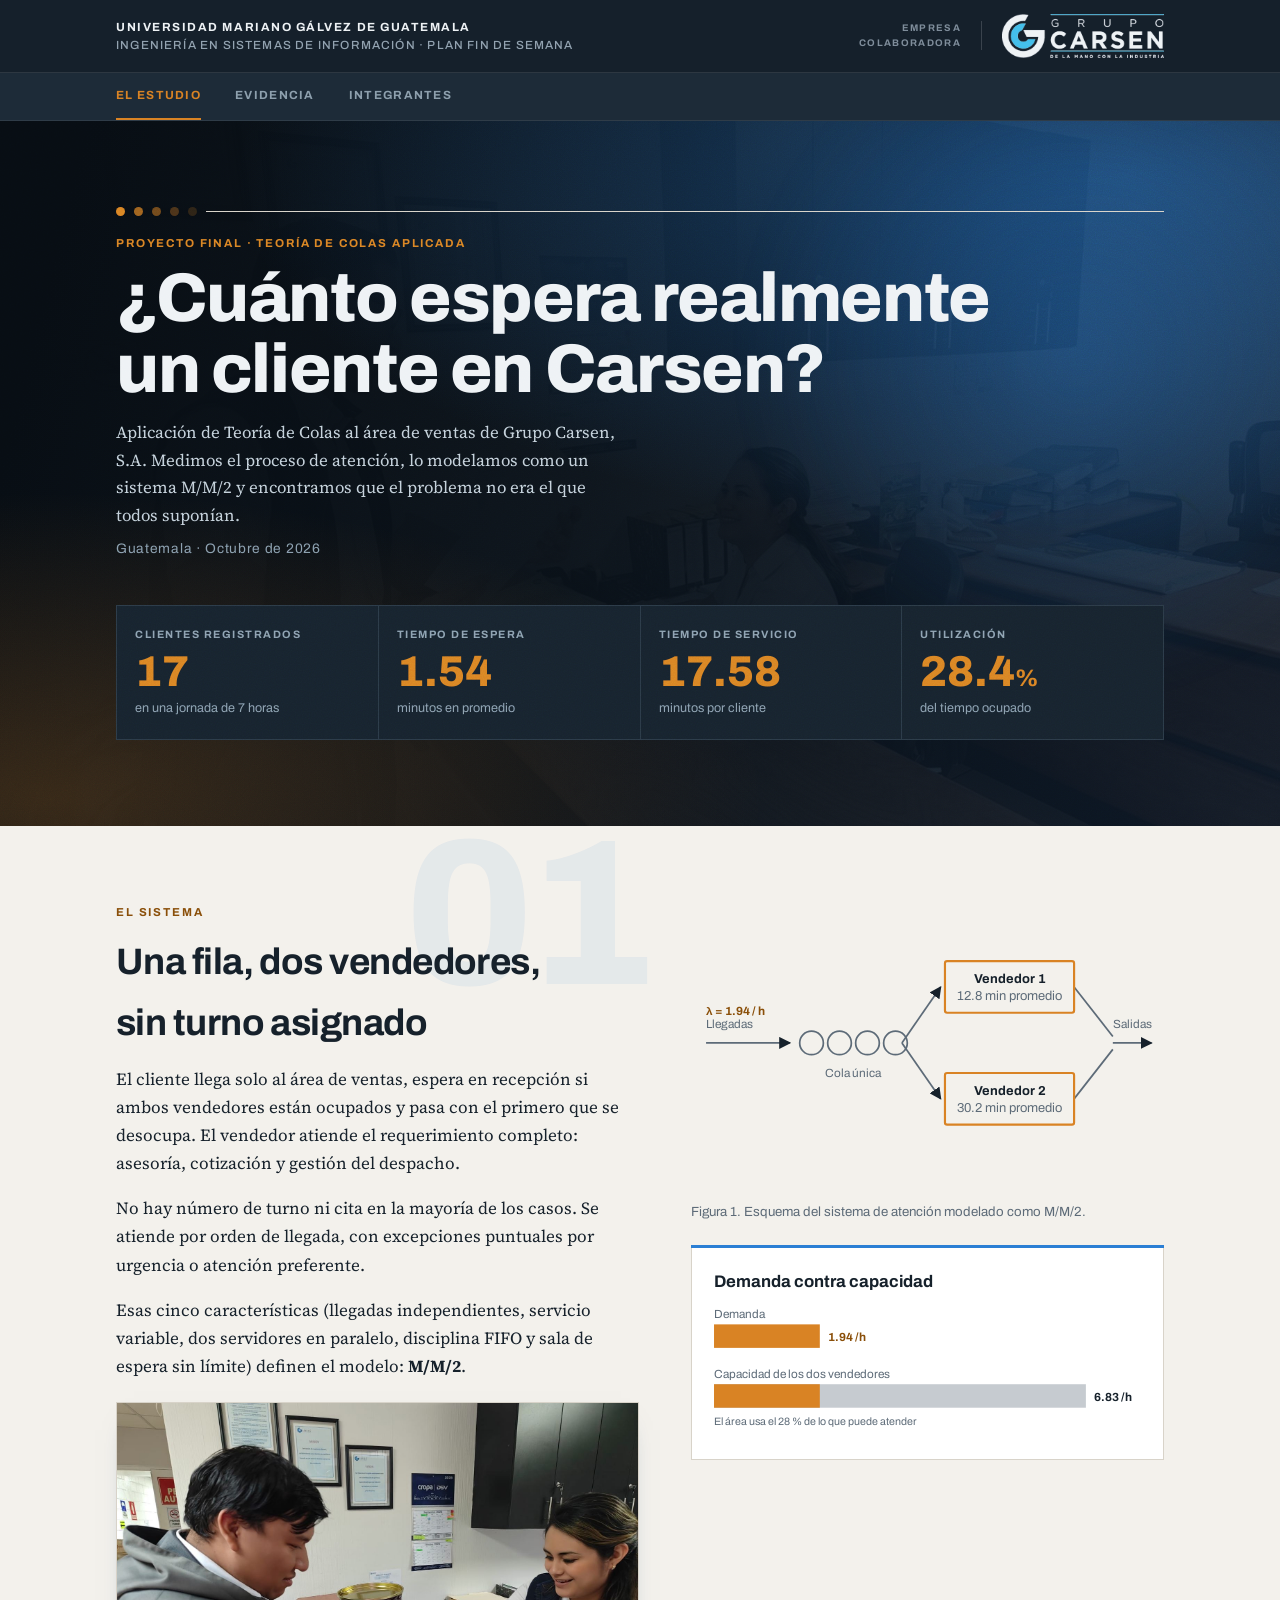
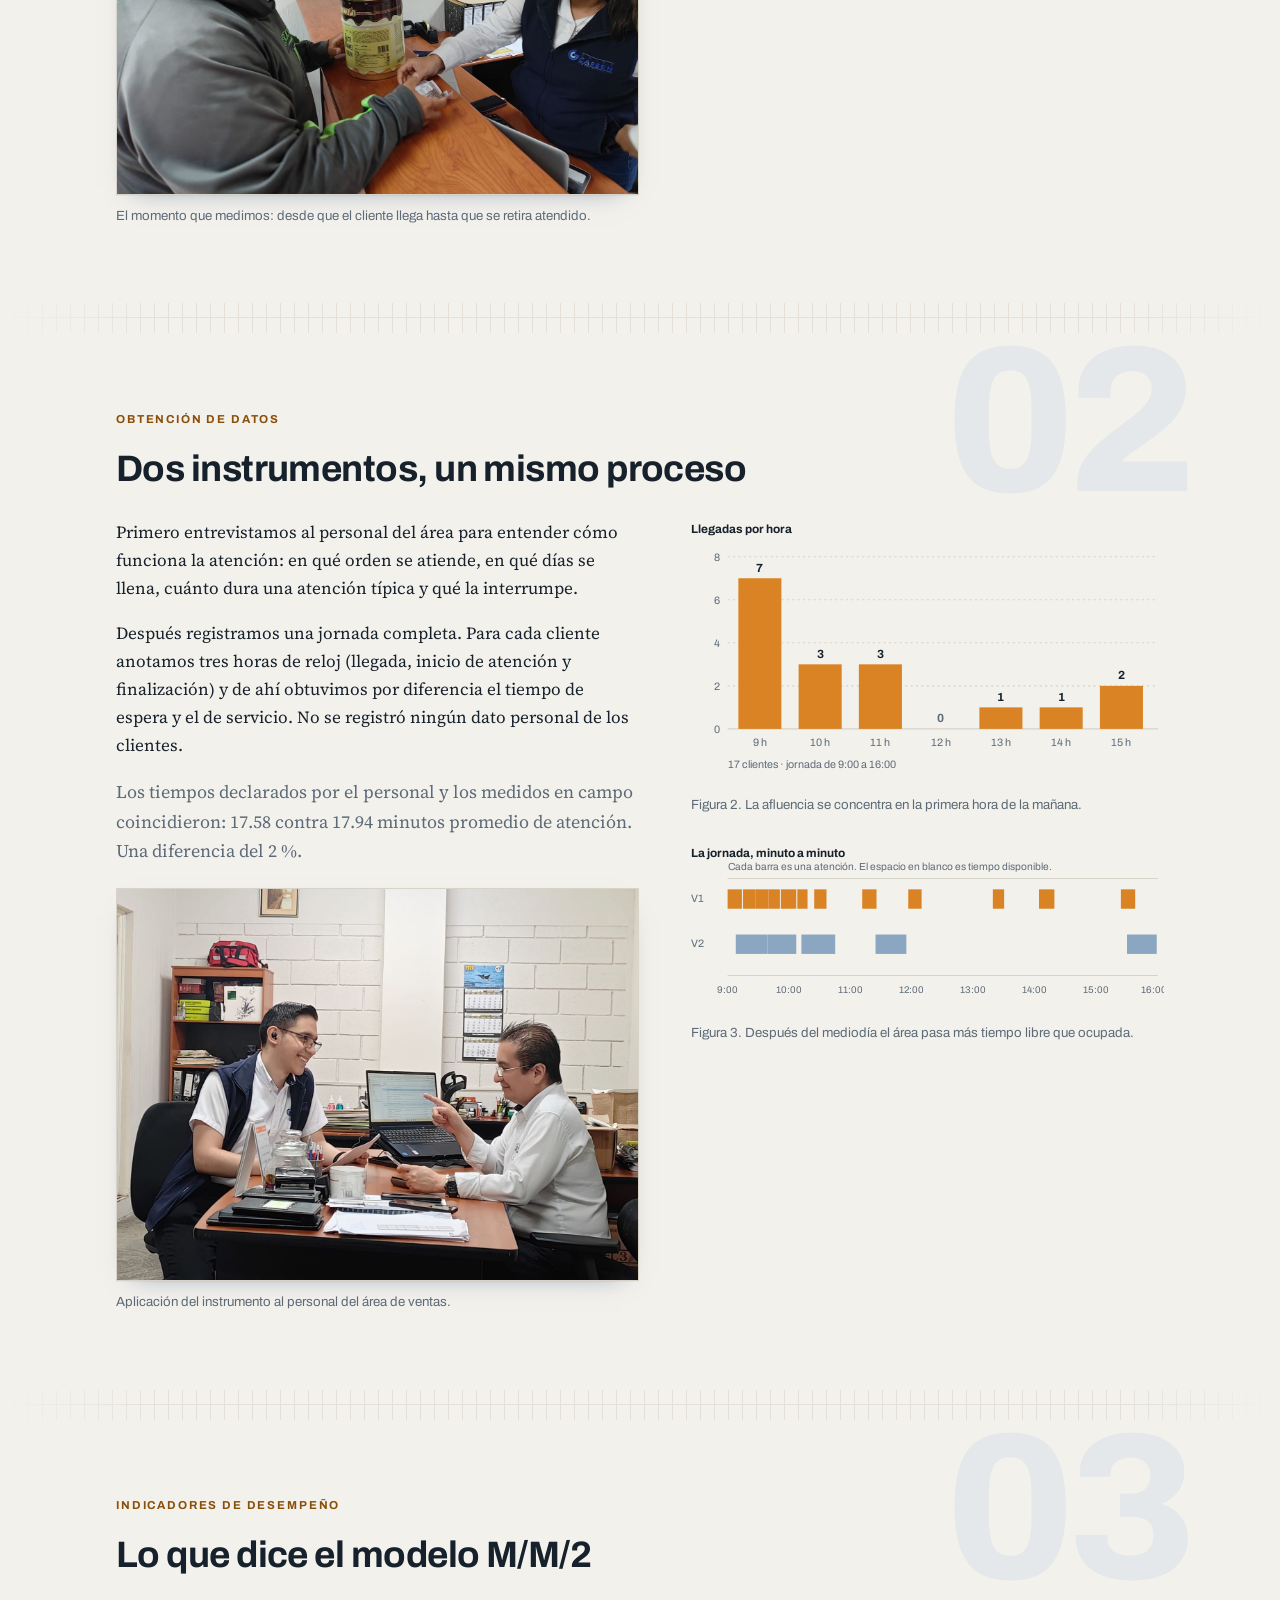
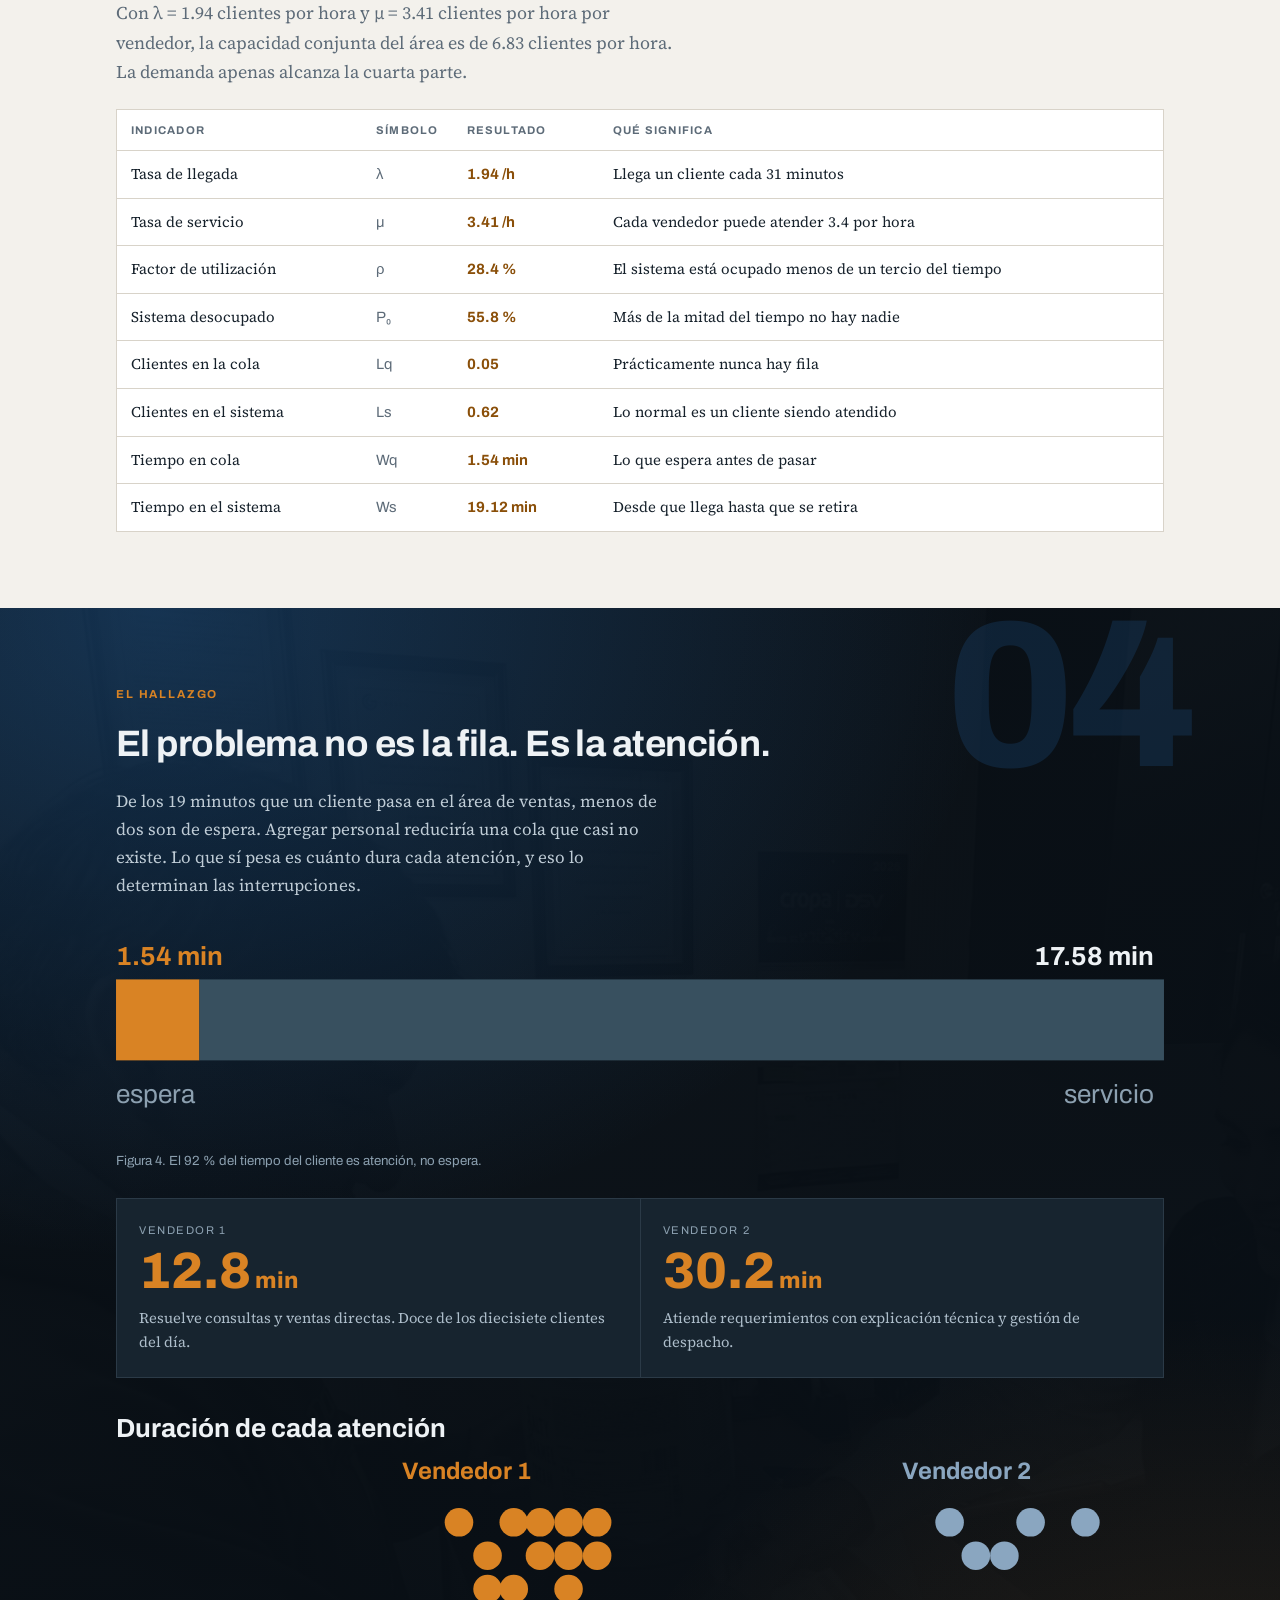
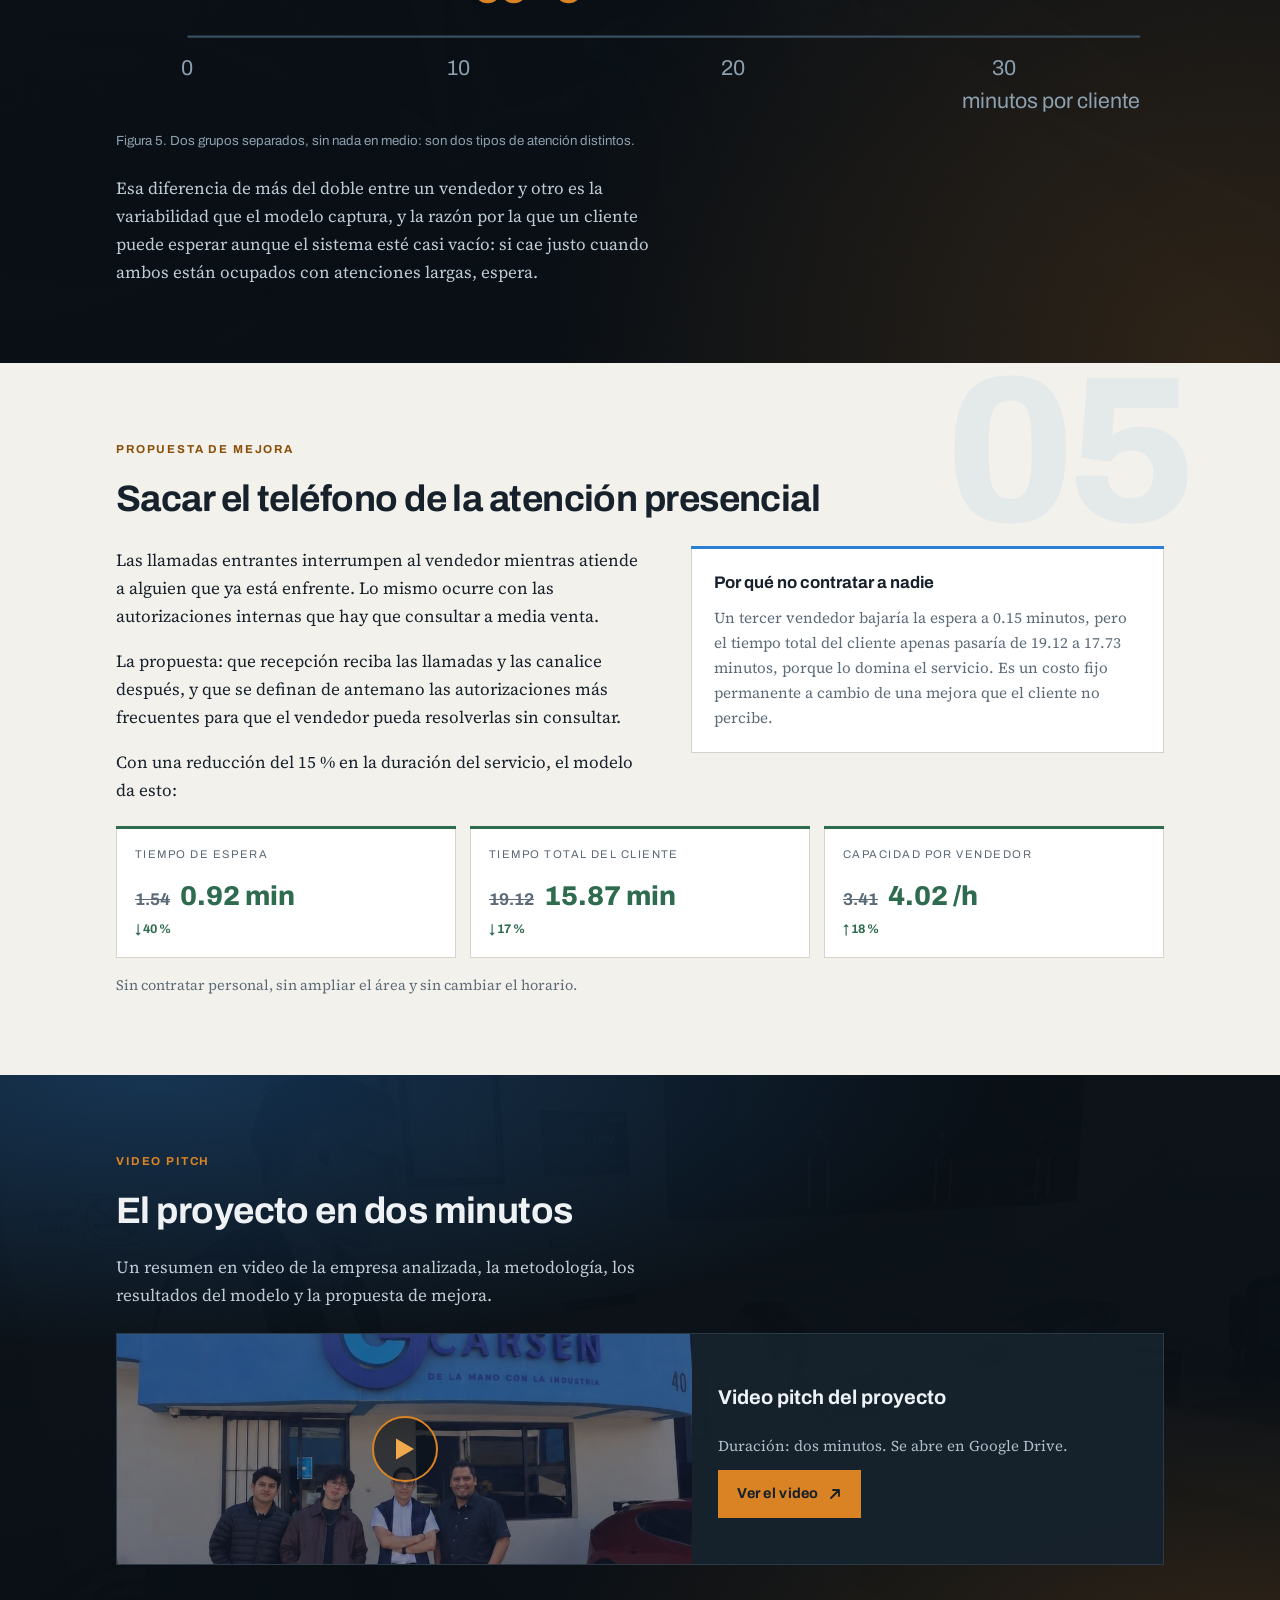
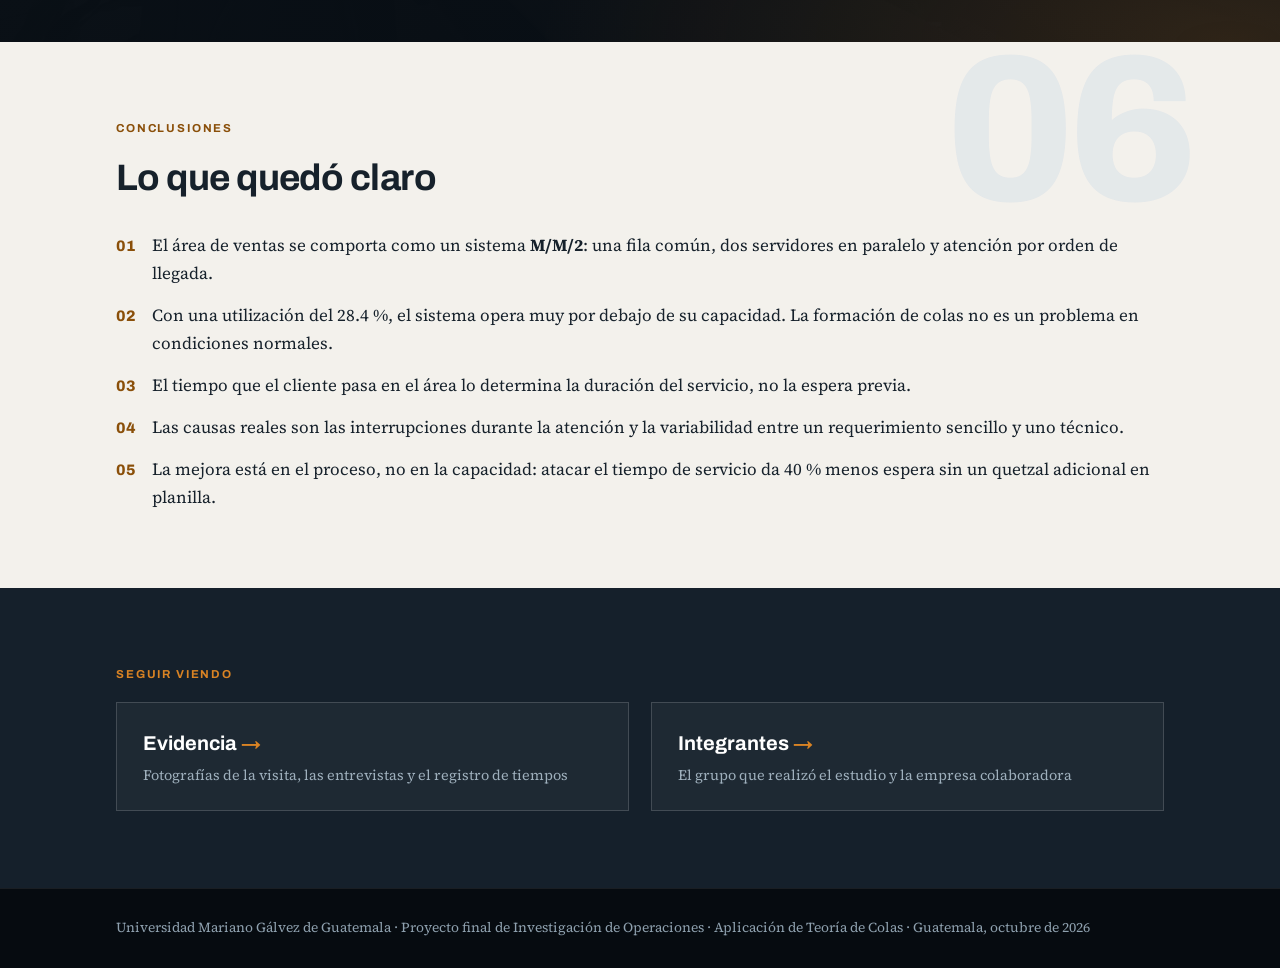
<file: index.html>
<!doctype html>
<html lang="es">
<head>
<meta charset="utf-8">
<meta name="viewport" content="width=device-width, initial-scale=1">
<meta name="description" content="Aplicación de Teoría de Colas al área de ventas de Grupo Carsen, S.A. Proyecto final de Investigación de Operaciones, Universidad Mariano Gálvez de Guatemala.">
<title>Teoría de Colas en Carsen</title>
<link rel="preconnect" href="https://fonts.googleapis.com">
<link rel="preconnect" href="https://fonts.gstatic.com" crossorigin>
<link rel="stylesheet" href="https://fonts.googleapis.com/css2?family=Archivo:wght@400;500;600;700;800&family=Source+Serif+4:ital,opsz,wght@0,8..60,400;0,8..60,600;1,8..60,400&display=swap">

<link rel="stylesheet" href="estilo.css">

</head>
<body>

<!-- ============ MEMBRETE ============ -->
<div class="membrete">
  <div class="wrap">
    <div class="inst">Universidad Mariano Gálvez de Guatemala
      <span>Ingeniería en Sistemas de Información · Plan Fin de Semana</span></div>
    <div class="aliado">
      <span class="et">Empresa<br>colaboradora</span>
      <img src="fotos/carsen-logo-claro.png" alt="Logotipo de Grupo Carsen, S.A.">
    </div>
  </div>
</div>

<nav class="nav">
  <div class="wrap">
    <a href="index.html" aria-current="page">El estudio</a>
    <a href="evidencia.html">Evidencia</a>
    <a href="integrantes.html">Integrantes</a>
  </div>
</nav>

<!-- ============ PORTADA ============ -->
<div class="hero grain">
  <div class="bg"></div><div class="veil"></div><div class="glow"></div>
  <div class="wrap">
    <div class="cola-deco" aria-hidden="true"><i></i><i></i><i></i><i></i><i></i><b></b></div>
    <p class="eyebrow">Proyecto final · Teoría de colas aplicada</p>
    <h1>¿Cuánto espera realmente<br>un cliente en Carsen?</h1>
    <p class="sub">Aplicación de Teoría de Colas al área de ventas de Grupo Carsen, S.A. Medimos el proceso de atención, lo modelamos como un sistema M/M/2 y encontramos que el problema no era el que todos suponían.</p>
    <p class="meta">Guatemala · Octubre de 2026</p>

    <div class="tiles">
      <div class="tile"><div class="k">Clientes registrados</div><div class="v num">17</div><div class="u">en una jornada de 7 horas</div></div>
      <div class="tile"><div class="k">Tiempo de espera</div><div class="v num">1.54</div><div class="u">minutos en promedio</div></div>
      <div class="tile"><div class="k">Tiempo de servicio</div><div class="v num">17.58</div><div class="u">minutos por cliente</div></div>
      <div class="tile"><div class="k">Utilización</div><div class="v num">28.4<span style="font-size:.55em">%</span></div><div class="u">del tiempo ocupado</div></div>
    </div>
  </div>
</div>

<!-- ============ EL SISTEMA ============ -->
<section>
  <div class="wrap grid2">
    <div class="marco">
      <span class="ghost" aria-hidden="true">01</span>
      <p class="eyebrow">El sistema</p>
      <h2>Una fila, dos vendedores, sin turno asignado</h2>
      <p>El cliente llega solo al área de ventas, espera en recepción si ambos vendedores están ocupados y pasa con el primero que se desocupa. El vendedor atiende el requerimiento completo: asesoría, cotización y gestión del despacho.</p>
      <p>No hay número de turno ni cita en la mayoría de los casos. Se atiende por orden de llegada, con excepciones puntuales por urgencia o atención preferente.</p>
      <p>Esas cinco características (llegadas independientes, servicio variable, dos servidores en paralelo, disciplina FIFO y sala de espera sin límite) definen el modelo: <strong>M/M/2</strong>.</p>
      <figure style="margin-top:22px" class="foto">
        <img src="fotos/atencion.jpg" alt="Vendedora de Grupo Carsen atendiendo a un cliente en el mostrador" loading="lazy">
      </figure>
      <figcaption>El momento que medimos: desde que el cliente llega hasta que se retira atendido.</figcaption>
    </div>
    <figure>
      <svg viewBox="0 0 440 260" width="100%" role="img" aria-label="Diagrama del sistema M/M/2: llegadas, cola única y dos vendedores en paralelo">
        <defs>
          <marker id="fl" viewBox="0 0 10 10" refX="9" refY="5" markerWidth="7" markerHeight="7" orient="auto">
            <path d="M0,0 L10,5 L0,10 z" fill="currentColor"/>
          </marker>
        </defs>
        <g color="var(--muted)" stroke="currentColor" stroke-width="1.6" fill="none">
          <line x1="14" y1="130" x2="92" y2="130" marker-end="url(#fl)"/>
          <line x1="196" y1="130" x2="232" y2="78" marker-end="url(#fl)"/>
          <line x1="196" y1="130" x2="232" y2="182" marker-end="url(#fl)"/>
          <line x1="356" y1="78" x2="392" y2="124"/>
          <line x1="356" y1="182" x2="392" y2="136"/>
          <line x1="392" y1="130" x2="428" y2="130" marker-end="url(#fl)"/>
        </g>
        <g fill="none" stroke="var(--muted)" stroke-width="1.6">
          <circle cx="112" cy="130" r="11"/><circle cx="138" cy="130" r="11"/>
          <circle cx="164" cy="130" r="11"/><circle cx="190" cy="130" r="11"/>
        </g>
        <g fill="none" stroke="var(--signal)" stroke-width="2">
          <rect x="236" y="54" width="120" height="48" rx="2"/>
          <rect x="236" y="158" width="120" height="48" rx="2"/>
        </g>
        <g font-family="Archivo, sans-serif" font-size="12" fill="var(--fg)">
          <text x="296" y="74" text-anchor="middle" font-weight="700">Vendedor 1</text>
          <text x="296" y="90" text-anchor="middle" fill="var(--muted)">12.8 min promedio</text>
          <text x="296" y="178" text-anchor="middle" font-weight="700">Vendedor 2</text>
          <text x="296" y="194" text-anchor="middle" fill="var(--muted)">30.2 min promedio</text>
        </g>
        <g font-family="Archivo, sans-serif" font-size="11" fill="var(--muted)">
          <text x="14" y="116">Llegadas</text>
          <text x="14" y="104" fill="var(--signal-ink)" font-weight="700">λ = 1.94 / h</text>
          <text x="151" y="162" text-anchor="middle">Cola única</text>
          <text x="428" y="116" text-anchor="end">Salidas</text>
        </g>
      </svg>
      <figcaption>Figura 1. Esquema del sistema de atención modelado como M/M/2.</figcaption>

      <div class="card" style="margin-top:22px">
        <h3>Demanda contra capacidad</h3>
        <svg viewBox="0 0 400 118" width="100%" role="img" aria-label="La demanda es de 1.94 clientes por hora frente a una capacidad de 6.83">
          <g font-family="Archivo, sans-serif" font-size="11">
            <text x="0" y="14" fill="var(--muted)">Demanda</text>
            <rect x="0" y="20" width="99" height="22" fill="var(--signal)"/>
            <text x="107" y="36" fill="var(--signal-ink)" font-weight="700">1.94 /h</text>

            <text x="0" y="70" fill="var(--muted)">Capacidad de los dos vendedores</text>
            <rect x="0" y="76" width="348" height="22" fill="var(--muted)" opacity=".35"/>
            <rect x="0" y="76" width="99" height="22" fill="var(--signal)"/>
            <text x="356" y="92" fill="var(--fg)" font-weight="700">6.83 /h</text>
          </g>
          <text x="0" y="114" font-family="Archivo, sans-serif" font-size="10" fill="var(--muted)">El área usa el 28 % de lo que puede atender</text>
        </svg>
      </div>
    </figure>
  </div>
</section>

<hr class="ticks">

<!-- ============ OBTENCIÓN DE DATOS ============ -->
<section>
  <div class="wrap marco">
    <span class="ghost" aria-hidden="true">02</span>
    <p class="eyebrow">Obtención de datos</p>
    <h2>Dos instrumentos, un mismo proceso</h2>
    <div class="grid2" style="margin-top:18px">
      <div>
        <p>Primero entrevistamos al personal del área para entender cómo funciona la atención: en qué orden se atiende, en qué días se llena, cuánto dura una atención típica y qué la interrumpe.</p>
        <p>Después registramos una jornada completa. Para cada cliente anotamos tres horas de reloj (llegada, inicio de atención y finalización) y de ahí obtuvimos por diferencia el tiempo de espera y el de servicio. No se registró ningún dato personal de los clientes.</p>
        <p class="lead" style="margin-top:18px">Los tiempos declarados por el personal y los medidos en campo coincidieron: 17.58 contra 17.94 minutos promedio de atención. Una diferencia del 2 %.</p>
        <figure class="foto" style="margin-top:22px">
          <img src="fotos/entrevista.jpg" alt="Aplicación de la entrevista al personal del área de ventas" loading="lazy">
        </figure>
        <figcaption>Aplicación del instrumento al personal del área de ventas.</figcaption>
      </div>
      <figure>
        <svg viewBox="0 0 440 240" width="100%" role="img" aria-label="Llegadas de clientes por hora durante la jornada observada">
          <g font-family="Archivo, sans-serif" font-size="11" fill="var(--muted)">
            <text x="0" y="14" font-weight="700" fill="var(--fg)">Llegadas por hora</text>
          </g>
          <line x1="34" y1="196" x2="434" y2="196" stroke="var(--line)" stroke-width="1"/>
          <g stroke="var(--line)" stroke-width="1" stroke-dasharray="2 3">
            <line x1="34" y1="156" x2="434" y2="156"/><line x1="34" y1="116" x2="434" y2="116"/>
            <line x1="34" y1="76" x2="434" y2="76"/><line x1="34" y1="36" x2="434" y2="36"/>
          </g>
          <g font-family="Archivo, sans-serif" font-size="10" fill="var(--muted)" text-anchor="end">
            <text x="27" y="200">0</text><text x="27" y="160">2</text>
            <text x="27" y="120">4</text><text x="27" y="80">6</text><text x="27" y="40">8</text>
          </g>
          <g fill="var(--signal)">
            <rect x="44" y="56" width="40" height="140"/><rect x="100" y="136" width="40" height="60"/>
            <rect x="156" y="136" width="40" height="60"/><rect x="268" y="176" width="40" height="20"/>
            <rect x="324" y="176" width="40" height="20"/><rect x="380" y="156" width="40" height="40"/>
          </g>
          <g font-family="Archivo, sans-serif" font-size="11" font-weight="700" fill="var(--fg)" text-anchor="middle">
            <text x="64" y="50">7</text><text x="120" y="130">3</text><text x="176" y="130">3</text>
            <text x="232" y="190" fill="var(--muted)">0</text>
            <text x="288" y="170">1</text><text x="344" y="170">1</text><text x="400" y="150">2</text>
          </g>
          <g font-family="Archivo, sans-serif" font-size="10" fill="var(--muted)" text-anchor="middle">
            <text x="64" y="212">9 h</text><text x="120" y="212">10 h</text><text x="176" y="212">11 h</text>
            <text x="232" y="212">12 h</text><text x="288" y="212">13 h</text><text x="344" y="212">14 h</text>
            <text x="400" y="212">15 h</text>
          </g>
          <text x="34" y="232" font-family="Archivo, sans-serif" font-size="10" fill="var(--muted)">17 clientes · jornada de 9:00 a 16:00</text>
        </svg>
        <figcaption>Figura 2. La afluencia se concentra en la primera hora de la mañana.</figcaption>

        <div style="margin-top:26px">
          <svg viewBox="0 0 440 150" width="100%" role="img" aria-label="Línea de tiempo de la jornada mostrando cuándo estuvo ocupado cada vendedor">
            <text x="0" y="14" font-family="Archivo, sans-serif" font-size="11" font-weight="700" fill="var(--fg)">La jornada, minuto a minuto</text>
            <!-- escala: 9:00 = x 34 ; 16:00 = x 434 ; 420 min en 400 px -->
            <g font-family="Archivo, sans-serif" font-size="9" fill="var(--muted)" text-anchor="middle">
              <text x="34" y="140">9:00</text><text x="91" y="140">10:00</text><text x="148" y="140">11:00</text>
              <text x="205" y="140">12:00</text><text x="262" y="140">13:00</text><text x="319" y="140">14:00</text>
              <text x="376" y="140">15:00</text><text x="430" y="140">16:00</text>
            </g>
            <g stroke="var(--line)" stroke-width="1">
              <line x1="34" y1="34" x2="434" y2="34"/><line x1="34" y1="124" x2="434" y2="124"/>
            </g>
            <g font-family="Archivo, sans-serif" font-size="10" fill="var(--muted)">
              <text x="0" y="56">V1</text><text x="0" y="98">V2</text>
            </g>
            <!-- V1: (inicio,fin) en minutos desde 9:00 -> x = 34 + min*0.952 -->
            <g fill="var(--signal)">
              <rect x="34.0" y="44" width="13.3" height="18"/>
              <rect x="48.3" y="44" width="11.4" height="18"/>
              <rect x="59.7" y="44" width="12.4" height="18"/>
              <rect x="72.1" y="44" width="10.5" height="18"/>
              <rect x="83.5" y="44" width="14.3" height="18"/>
              <rect x="98.8" y="44" width="9.5" height="18"/>
              <rect x="114.5" y="44" width="11.4" height="18"/>
              <rect x="159.1" y="44" width="13.3" height="18"/>
              <rect x="201.9" y="44" width="12.4" height="18"/>
              <rect x="280.5" y="44" width="10.5" height="18"/>
              <rect x="323.4" y="44" width="14.3" height="18"/>
              <rect x="399.5" y="44" width="13.3" height="18"/>
            </g>
            <g fill="#8aa6c0">
              <rect x="41.6" y="86" width="29.5" height="18"/>
              <rect x="71.1" y="86" width="26.7" height="18"/>
              <rect x="102.6" y="86" width="31.4" height="18"/>
              <rect x="171.5" y="86" width="28.6" height="18"/>
              <rect x="405.2" y="86" width="27.6" height="18"/>
            </g>
            <text x="34" y="26" font-family="Archivo, sans-serif" font-size="9.5" fill="var(--muted)">Cada barra es una atención. El espacio en blanco es tiempo disponible.</text>
          </svg>
          <figcaption>Figura 3. Después del mediodía el área pasa más tiempo libre que ocupada.</figcaption>
        </div>
      </figure>
    </div>
  </div>
</section>

<hr class="ticks">

<!-- ============ INDICADORES ============ -->
<section>
  <div class="wrap marco">
    <span class="ghost" aria-hidden="true">03</span>
    <p class="eyebrow">Indicadores de desempeño</p>
    <h2>Lo que dice el modelo M/M/2</h2>
    <p class="lead" style="margin-bottom:22px">Con λ = 1.94 clientes por hora y μ = 3.41 clientes por hora por vendedor, la capacidad conjunta del área es de 6.83 clientes por hora. La demanda apenas alcanza la cuarta parte.</p>

    <div class="tabla-wrap">
      <table>
        <thead><tr><th>Indicador</th><th>Símbolo</th><th>Resultado</th><th>Qué significa</th></tr></thead>
        <tbody>
          <tr><td>Tasa de llegada</td><td class="sym">λ</td><td class="v">1.94 /h</td><td>Llega un cliente cada 31 minutos</td></tr>
          <tr><td>Tasa de servicio</td><td class="sym">μ</td><td class="v">3.41 /h</td><td>Cada vendedor puede atender 3.4 por hora</td></tr>
          <tr><td>Factor de utilización</td><td class="sym">ρ</td><td class="v">28.4 %</td><td>El sistema está ocupado menos de un tercio del tiempo</td></tr>
          <tr><td>Sistema desocupado</td><td class="sym">P₀</td><td class="v">55.8 %</td><td>Más de la mitad del tiempo no hay nadie</td></tr>
          <tr><td>Clientes en la cola</td><td class="sym">Lq</td><td class="v">0.05</td><td>Prácticamente nunca hay fila</td></tr>
          <tr><td>Clientes en el sistema</td><td class="sym">Ls</td><td class="v">0.62</td><td>Lo normal es un cliente siendo atendido</td></tr>
          <tr><td>Tiempo en cola</td><td class="sym">Wq</td><td class="v">1.54 min</td><td>Lo que espera antes de pasar</td></tr>
          <tr><td>Tiempo en el sistema</td><td class="sym">Ws</td><td class="v">19.12 min</td><td>Desde que llega hasta que se retira</td></tr>
        </tbody>
      </table>
    </div>
  </div>
</section>

<!-- ============ EL HALLAZGO ============ -->
<div class="banda grain">
  <div class="bg" style="background-image:url('fotos/atencion.jpg'); background-position:center 40%"></div>
  <div class="veil"></div>
  <section>
    <div class="wrap marco">
      <span class="ghost" aria-hidden="true">04</span>
      <p class="eyebrow">El hallazgo</p>
      <h2>El problema no es la fila. Es la atención.</h2>
      <p style="max-width:62ch">De los 19 minutos que un cliente pasa en el área de ventas, menos de dos son de espera. Agregar personal reduciría una cola que casi no existe. Lo que sí pesa es cuánto dura cada atención, y eso lo determinan las interrupciones.</p>

      <figure style="margin-top:28px">
        <svg viewBox="0 0 440 86" width="100%" role="img" aria-label="Composición del tiempo del cliente: 1.54 minutos de espera y 17.58 de servicio">
          <rect x="0" y="22" width="35" height="34" fill="var(--signal)"/>
          <rect x="35" y="22" width="405" height="34" fill="#38505f"/>
          <g font-family="Archivo, sans-serif" font-size="11" fill="#eef2f5">
            <text x="0" y="16" fill="var(--signal)" font-weight="700">1.54 min</text>
            <text x="0" y="74" fill="#8ca0b0">espera</text>
            <text x="436" y="16" text-anchor="end" font-weight="700">17.58 min</text>
            <text x="436" y="74" text-anchor="end" fill="#8ca0b0">servicio</text>
          </g>
        </svg>
        <figcaption style="color:#8ca0b0">Figura 4. El 92 % del tiempo del cliente es atención, no espera.</figcaption>
      </figure>

      <div class="split">
        <div>
          <div class="lbl">Vendedor 1</div>
          <div class="big num">12.8<span style="font-size:.45em"> min</span></div>
          <p class="note">Resuelve consultas y ventas directas. Doce de los diecisiete clientes del día.</p>
        </div>
        <div>
          <div class="lbl">Vendedor 2</div>
          <div class="big num">30.2<span style="font-size:.45em"> min</span></div>
          <p class="note">Atiende requerimientos con explicación técnica y gestión de despacho.</p>
        </div>
      </div>

      <figure style="margin-top:30px">
        <svg viewBox="0 0 440 128" width="100%" role="img" aria-label="Cada atención del día según su duración, separada por vendedor">
          <text x="0" y="12" font-family="Archivo, sans-serif" font-size="11" font-weight="700" fill="#eef2f5">Duración de cada atención</text>
          <!-- escala 0..35 min -> x 30..430 -->
          <line x1="30" y1="96" x2="430" y2="96" stroke="#38505f" stroke-width="1"/>
          <g font-family="Archivo, sans-serif" font-size="9" fill="#8ca0b0" text-anchor="middle">
            <text x="30" y="112">0</text><text x="144" y="112">10</text>
            <text x="259" y="112">20</text><text x="373" y="112">30</text>
            <text x="430" y="126" text-anchor="end">minutos por cliente</text>
          </g>
          <!-- V1: 14,12,13,11,15,10,12,14,13,11,15,14 -->
          <g fill="var(--signal)">
            <circle cx="190" cy="48" r="6"/><circle cx="167" cy="48" r="6"/><circle cx="178" cy="62" r="6"/>
            <circle cx="156" cy="62" r="6"/><circle cx="202" cy="48" r="6"/><circle cx="144" cy="48" r="6"/>
            <circle cx="167" cy="76" r="6"/><circle cx="190" cy="62" r="6"/><circle cx="178" cy="48" r="6"/>
            <circle cx="156" cy="76" r="6"/><circle cx="202" cy="62" r="6"/><circle cx="190" cy="76" r="6"/>
          </g>
          <!-- V2: 31,28,33,30,29 -->
          <g fill="#8aa6c0">
            <circle cx="384" cy="48" r="6"/><circle cx="350" cy="48" r="6"/>
            <circle cx="407" cy="48" r="6"/><circle cx="373" cy="62" r="6"/><circle cx="361" cy="62" r="6"/>
          </g>
          <g font-family="Archivo, sans-serif" font-size="10" fill="#8ca0b0">
            <text x="120" y="30" fill="var(--signal)" font-weight="700">Vendedor 1</text>
            <text x="330" y="30" fill="#8aa6c0" font-weight="700">Vendedor 2</text>
          </g>
        </svg>
        <figcaption style="color:#8ca0b0">Figura 5. Dos grupos separados, sin nada en medio: son dos tipos de atención distintos.</figcaption>
      </figure>

      <p style="margin-top:22px; max-width:62ch">Esa diferencia de más del doble entre un vendedor y otro es la variabilidad que el modelo captura, y la razón por la que un cliente puede esperar aunque el sistema esté casi vacío: si cae justo cuando ambos están ocupados con atenciones largas, espera.</p>
    </div>
  </section>
</div>

<!-- ============ PROPUESTA ============ -->
<section>
  <div class="wrap marco">
    <span class="ghost" aria-hidden="true">05</span>
    <p class="eyebrow">Propuesta de mejora</p>
    <h2>Sacar el teléfono de la atención presencial</h2>
    <div class="grid2" style="margin-top:16px">
      <div>
        <p>Las llamadas entrantes interrumpen al vendedor mientras atiende a alguien que ya está enfrente. Lo mismo ocurre con las autorizaciones internas que hay que consultar a media venta.</p>
        <p>La propuesta: que recepción reciba las llamadas y las canalice después, y que se definan de antemano las autorizaciones más frecuentes para que el vendedor pueda resolverlas sin consultar.</p>
        <p>Con una reducción del 15 % en la duración del servicio, el modelo da esto:</p>
      </div>
      <div class="card">
        <h3>Por qué no contratar a nadie</h3>
        <p style="font-size:.95rem; color:var(--muted); margin-bottom:0">Un tercer vendedor bajaría la espera a 0.15 minutos, pero el tiempo total del cliente apenas pasaría de 19.12 a 17.73 minutos, porque lo domina el servicio. Es un costo fijo permanente a cambio de una mejora que el cliente no percibe.</p>
      </div>
    </div>

    <div class="compara">
      <div class="cmp">
        <div class="lbl">Tiempo de espera</div>
        <div class="pair"><span class="antes">1.54</span><span class="despues">0.92 min</span></div>
        <div class="delta">↓ 40 %</div>
      </div>
      <div class="cmp">
        <div class="lbl">Tiempo total del cliente</div>
        <div class="pair"><span class="antes">19.12</span><span class="despues">15.87 min</span></div>
        <div class="delta">↓ 17 %</div>
      </div>
      <div class="cmp">
        <div class="lbl">Capacidad por vendedor</div>
        <div class="pair"><span class="antes">3.41</span><span class="despues">4.02 /h</span></div>
        <div class="delta">↑ 18 %</div>
      </div>
    </div>
    <p style="font-size:.9rem; color:var(--muted); margin-top:16px">Sin contratar personal, sin ampliar el área y sin cambiar el horario.</p>
  </div>
</section>

<!-- ============ VIDEO ============ -->
<div class="banda grain">
  <div class="bg" style="background-image:url('fotos/recepcion.jpg')"></div>
  <div class="veil"></div>
  <section>
    <div class="wrap">
      <p class="eyebrow">Video pitch</p>
      <h2>El proyecto en dos minutos</h2>
      <p style="max-width:58ch">Un resumen en video de la empresa analizada, la metodología, los resultados del modelo y la propuesta de mejora.</p>

      <div class="video-card">
        <div class="thumb">
          <img src="fotos/grupo.jpg" alt="El grupo frente a las instalaciones de Grupo Carsen" loading="lazy">
          <span class="play"><span>
            <svg width="22" height="24" viewBox="0 0 22 24" aria-hidden="true"><path d="M2 1.5 L20 12 L2 22.5 Z" fill="#f0a94c"/></svg>
          </span></span>
        </div>
        <div class="info">
          <h3>Video pitch del proyecto</h3>
          <p>Duración: dos minutos. Se abre en Google Drive.</p>
          <a class="btn" href="https://drive.google.com/file/d/1WxbzzAw-hH3JableRfqmZGY48RMvuc04/view?usp=drivesdk" target="_blank" rel="noopener">
            Ver el video
            <svg width="14" height="14" viewBox="0 0 14 14" aria-hidden="true"><path d="M3 11 L11 3 M5 3 h6 v6" stroke="#15202b" stroke-width="1.8" fill="none" stroke-linecap="round" stroke-linejoin="round"/></svg>
          </a>
        </div>
      </div>
    </div>
  </section>
</div>

<!-- ============ CONCLUSIONES ============ -->
<section>
  <div class="wrap marco">
    <span class="ghost" aria-hidden="true">06</span>
    <p class="eyebrow">Conclusiones</p>
    <h2>Lo que quedó claro</h2>
    <ol class="conc">
      <li><span>El área de ventas se comporta como un sistema <strong>M/M/2</strong>: una fila común, dos servidores en paralelo y atención por orden de llegada.</span></li>
      <li><span>Con una utilización del 28.4 %, el sistema opera muy por debajo de su capacidad. La formación de colas no es un problema en condiciones normales.</span></li>
      <li><span>El tiempo que el cliente pasa en el área lo determina la duración del servicio, no la espera previa.</span></li>
      <li><span>Las causas reales son las interrupciones durante la atención y la variabilidad entre un requerimiento sencillo y uno técnico.</span></li>
      <li><span>La mejora está en el proceso, no en la capacidad: atacar el tiempo de servicio da 40 % menos espera sin un quetzal adicional en planilla.</span></li>
    </ol>
  </div>
</section>

<section class="mas">
  <div class="wrap">
    <p class="eyebrow">Seguir viendo</p>
    <div class="masgrid">
      <a href="evidencia.html"><span class="k">Evidencia</span><span class="t">Fotografías de la visita, las entrevistas y el registro de tiempos</span></a>
      <a href="integrantes.html"><span class="k">Integrantes</span><span class="t">El grupo que realizó el estudio y la empresa colaboradora</span></a>
    </div>
  </div>
</section>

<footer>
  <div class="wrap">
    <span>Universidad Mariano Gálvez de Guatemala · Proyecto final de Investigación de Operaciones · Aplicación de Teoría de Colas · Guatemala, octubre de 2026</span>
  </div>
</footer>

</body>
</html>
</file>
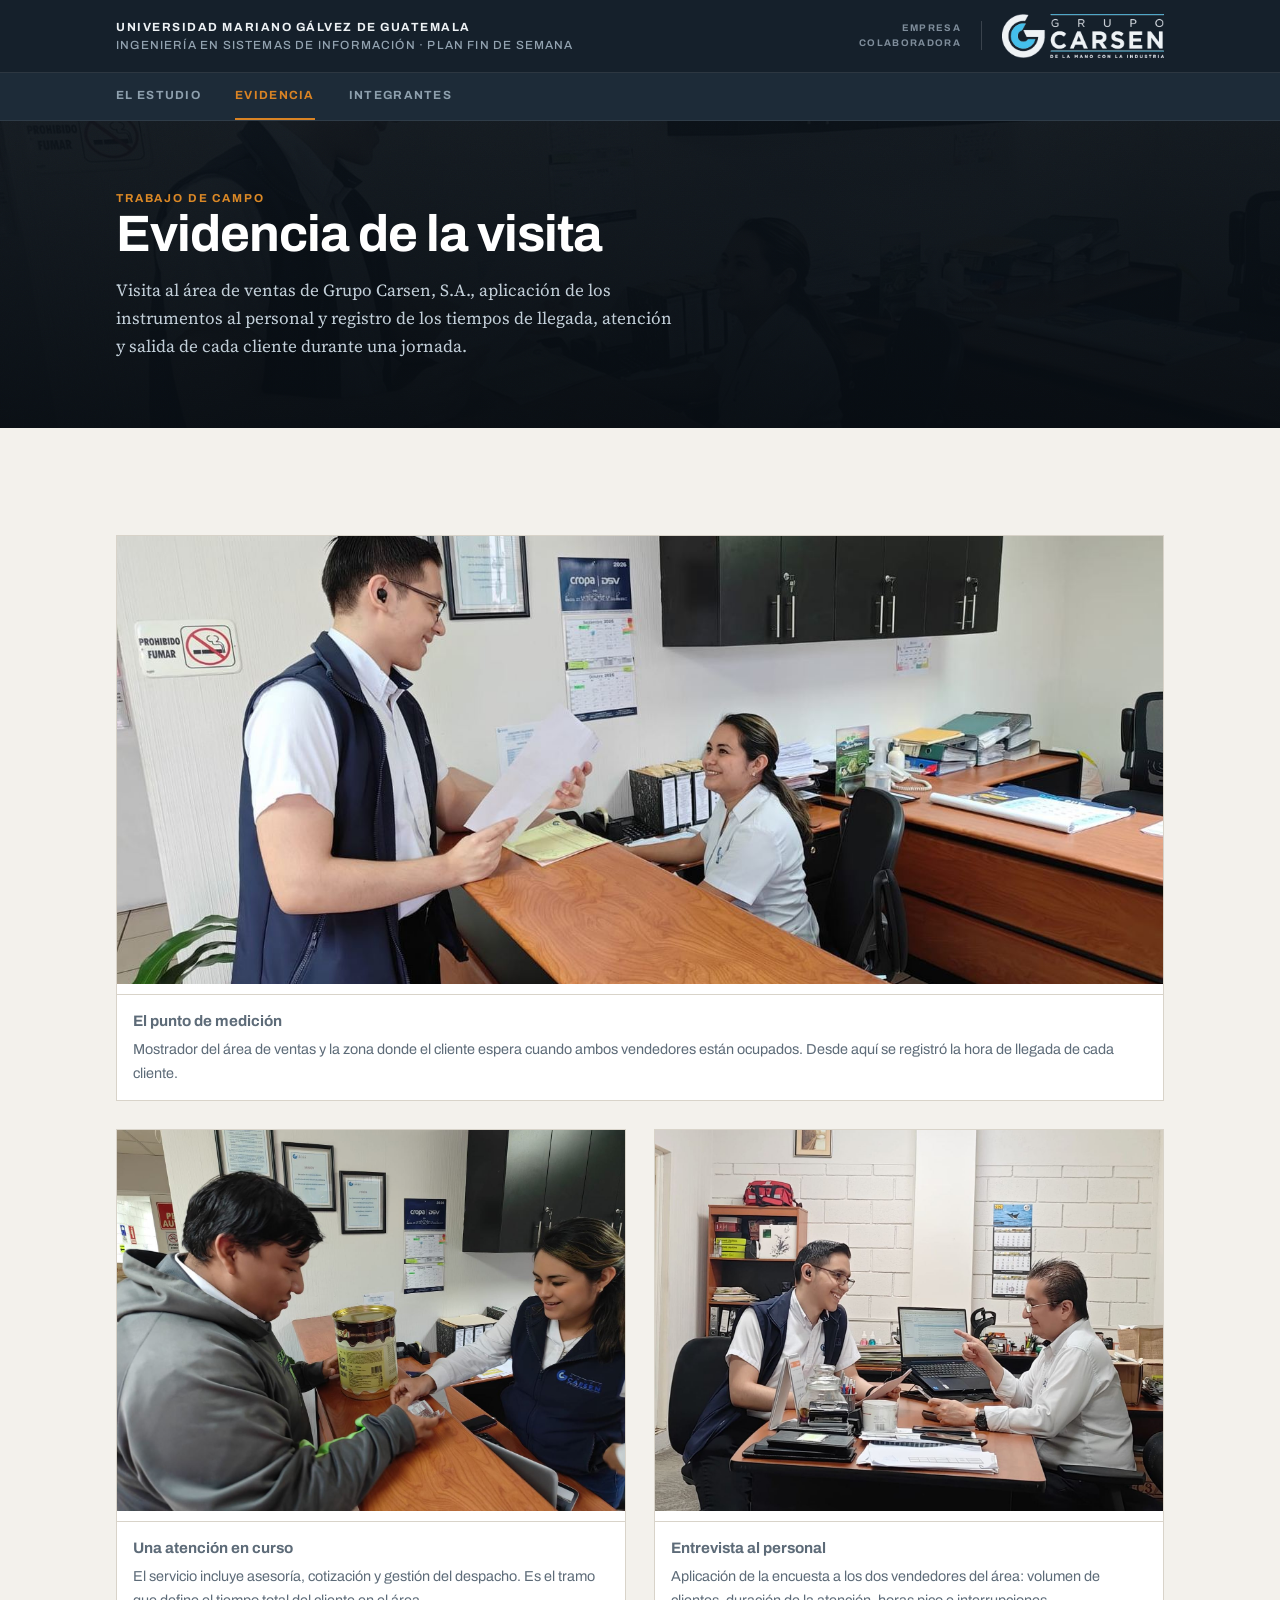
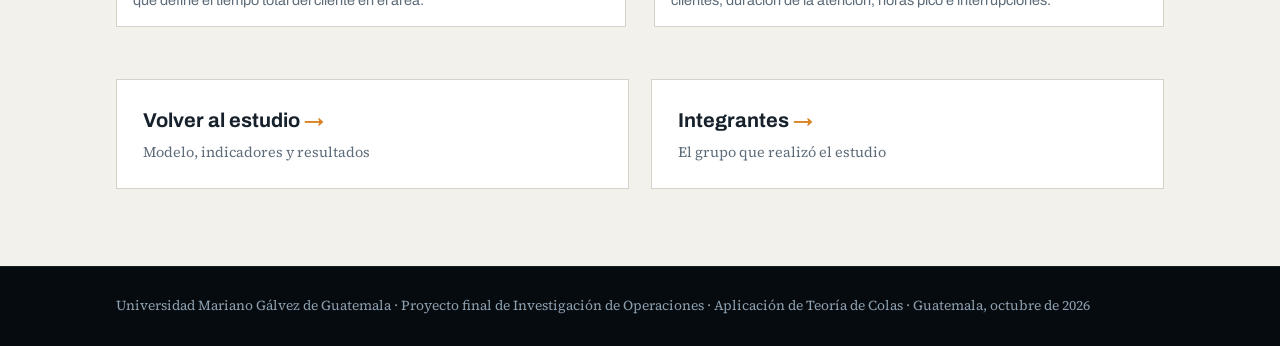
<file: evidencia.html>
<!doctype html>
<html lang="es">
<head>
<meta charset="utf-8">
<meta name="viewport" content="width=device-width, initial-scale=1">
<title>Evidencia del trabajo de campo · Teoría de Colas en Carsen</title>
<link rel="preconnect" href="https://fonts.googleapis.com">
<link rel="preconnect" href="https://fonts.gstatic.com" crossorigin>
<link rel="stylesheet" href="https://fonts.googleapis.com/css2?family=Archivo:wght@400;500;600;700;800&family=Source+Serif+4:ital,opsz,wght@0,8..60,400;0,8..60,600;1,8..60,400&display=swap">
<link rel="stylesheet" href="estilo.css">
</head>
<body>

<div class="membrete">
  <div class="wrap">
    <div class="inst">Universidad Mariano Gálvez de Guatemala
      <span>Ingeniería en Sistemas de Información · Plan Fin de Semana</span></div>
    <div class="aliado">
      <span class="et">Empresa<br>colaboradora</span>
      <img src="fotos/carsen-logo-claro.png" alt="Logotipo de Grupo Carsen, S.A.">
    </div>
  </div>
</div>

<nav class="nav">
  <div class="wrap">
    <a href="index.html">El estudio</a>
    <a href="evidencia.html" aria-current="page">Evidencia</a>
    <a href="integrantes.html">Integrantes</a>
  </div>
</nav>

<header class="cabecera grain">
  <div class="bg" style="background-image:url('fotos/recepcion.jpg')" aria-hidden="true"></div>
  <div class="veil" aria-hidden="true"></div>
  <div class="wrap">
    <p class="eyebrow">Trabajo de campo</p>
    <h1>Evidencia de la visita</h1>
    <p>Visita al área de ventas de Grupo Carsen, S.A., aplicación de los instrumentos al personal y registro de los tiempos de llegada, atención y salida de cada cliente durante una jornada.</p>
  </div>
</header>

<section>
  <div class="wrap">
    <div class="evid">
      <figure class="ancha">
        <img src="fotos/recepcion.jpg" alt="Recepción y mostrador del área de ventas de Grupo Carsen" loading="lazy">
        <figcaption>
          <div class="t">El punto de medición</div>
          <div class="d">Mostrador del área de ventas y la zona donde el cliente espera cuando ambos vendedores están ocupados. Desde aquí se registró la hora de llegada de cada cliente.</div>
        </figcaption>
      </figure>
      <figure>
        <img src="fotos/atencion.jpg" alt="Vendedora de Grupo Carsen atendiendo a un cliente en el mostrador" loading="lazy">
        <figcaption>
          <div class="t">Una atención en curso</div>
          <div class="d">El servicio incluye asesoría, cotización y gestión del despacho. Es el tramo que define el tiempo total del cliente en el área.</div>
        </figcaption>
      </figure>
      <figure>
        <img src="fotos/entrevista.jpg" alt="Entrevista a uno de los vendedores del área" loading="lazy">
        <figcaption>
          <div class="t">Entrevista al personal</div>
          <div class="d">Aplicación de la encuesta a los dos vendedores del área: volumen de clientes, duración de la atención, horas pico e interrupciones.</div>
        </figcaption>
      </figure>
    </div>

    <div class="masgrid" style="margin-top:clamp(32px,5vw,52px)">
      <a href="index.html" style="border-color:var(--line); background:var(--surface)">
        <span class="k" style="color:var(--fg)">Volver al estudio</span>
        <span class="t" style="color:var(--muted)">Modelo, indicadores y resultados</span>
      </a>
      <a href="integrantes.html" style="border-color:var(--line); background:var(--surface)">
        <span class="k" style="color:var(--fg)">Integrantes</span>
        <span class="t" style="color:var(--muted)">El grupo que realizó el estudio</span>
      </a>
    </div>
  </div>
</section>

<footer>
  <div class="wrap">
    <span>Universidad Mariano Gálvez de Guatemala · Proyecto final de Investigación de Operaciones · Aplicación de Teoría de Colas · Guatemala, octubre de 2026</span>
  </div>
</footer>

</body>
</html>
</file>
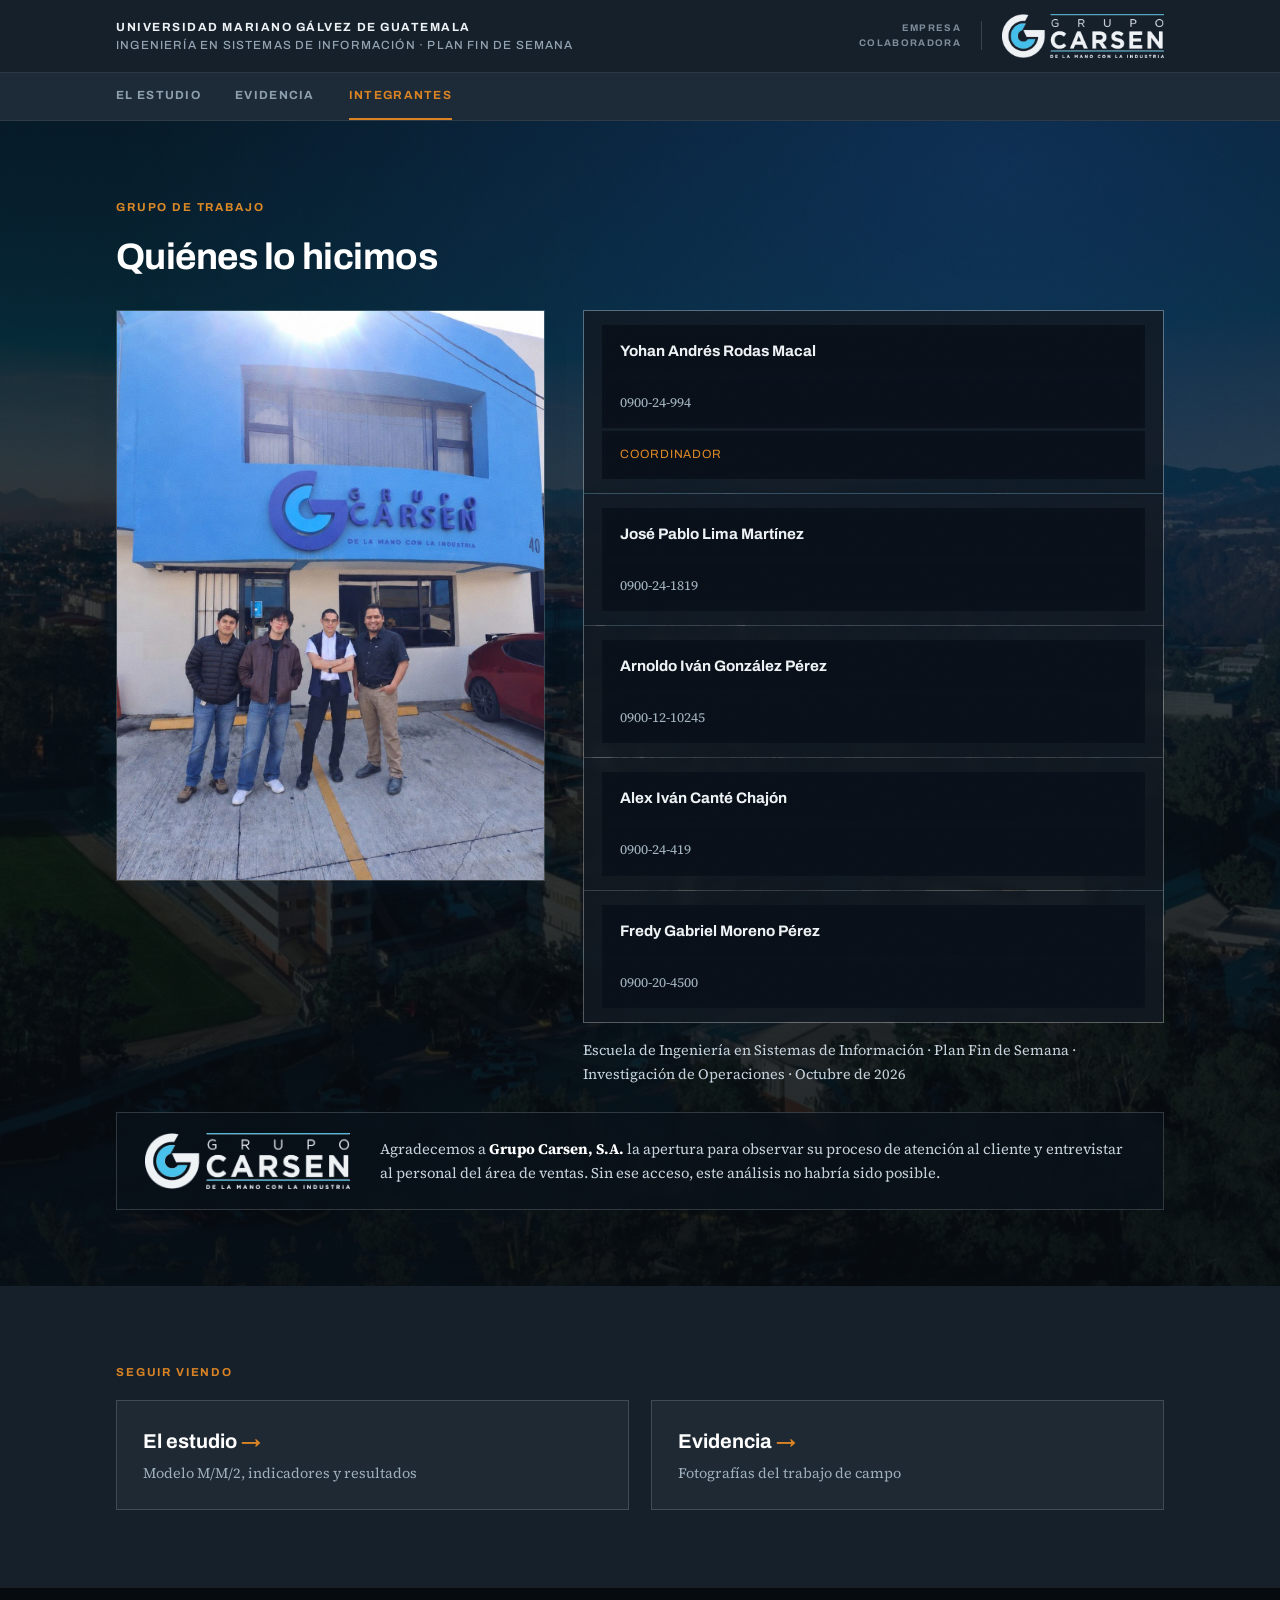
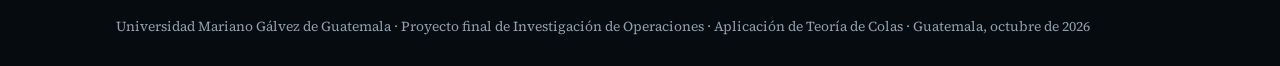
<file: integrantes.html>
<!doctype html>
<html lang="es">
<head>
<meta charset="utf-8">
<meta name="viewport" content="width=device-width, initial-scale=1">
<title>Integrantes del grupo · Teoría de Colas en Carsen</title>
<link rel="preconnect" href="https://fonts.googleapis.com">
<link rel="preconnect" href="https://fonts.gstatic.com" crossorigin>
<link rel="stylesheet" href="https://fonts.googleapis.com/css2?family=Archivo:wght@400;500;600;700;800&family=Source+Serif+4:ital,opsz,wght@0,8..60,400;0,8..60,600;1,8..60,400&display=swap">
<link rel="stylesheet" href="estilo.css">
</head>
<body>

<div class="membrete">
  <div class="wrap">
    <div class="inst">Universidad Mariano Gálvez de Guatemala
      <span>Ingeniería en Sistemas de Información · Plan Fin de Semana</span></div>
    <div class="aliado">
      <span class="et">Empresa<br>colaboradora</span>
      <img src="fotos/carsen-logo-claro.png" alt="Logotipo de Grupo Carsen, S.A.">
    </div>
  </div>
</div>

<nav class="nav">
  <div class="wrap">
    <a href="index.html">El estudio</a>
    <a href="evidencia.html">Evidencia</a>
    <a href="integrantes.html" aria-current="page">Integrantes</a>
  </div>
</nav>

<section class="cierre grain">
  <div class="bg" aria-hidden="true"></div><div class="veil" aria-hidden="true"></div>
  <div class="wrap">
    <p class="eyebrow">Grupo de trabajo</p>
    <h2>Quiénes lo hicimos</h2>
    <div class="equipo-grid">
      <figure class="foto">
        <img src="fotos/grupo.jpg" alt="Integrantes del grupo frente a las instalaciones de Grupo Carsen" loading="lazy">
      </figure>
      <div>
        <div class="equipo">
          <div><div class="n">Yohan Andrés Rodas Macal</div><div class="c">0900-24-994</div><div class="r">Coordinador</div></div>
          <div><div class="n">José Pablo Lima Martínez</div><div class="c">0900-24-1819</div></div>
          <div><div class="n">Arnoldo Iván González Pérez</div><div class="c">0900-12-10245</div></div>
          <div><div class="n">Alex Iván Canté Chajón</div><div class="c">0900-24-419</div></div>
          <div><div class="n">Fredy Gabriel Moreno Pérez</div><div class="c">0900-20-4500</div></div>
        </div>
        <p style="font-size:.9rem; margin-top:16px">Escuela de Ingeniería en Sistemas de Información · Plan Fin de Semana · Investigación de Operaciones · Octubre de 2026</p>
      </div>
    </div>
    <div class="gracias">
      <img src="fotos/carsen-logo-claro.png" alt="Logotipo de Grupo Carsen, S.A." loading="lazy">
      <p>Agradecemos a <strong>Grupo Carsen, S.A.</strong> la apertura para observar su proceso de atención al cliente y entrevistar al personal del área de ventas. Sin ese acceso, este análisis no habría sido posible.</p>
    </div>
  </div>
</section>

<section class="mas">
  <div class="wrap">
    <p class="eyebrow">Seguir viendo</p>
    <div class="masgrid">
      <a href="index.html"><span class="k">El estudio</span><span class="t">Modelo M/M/2, indicadores y resultados</span></a>
      <a href="evidencia.html"><span class="k">Evidencia</span><span class="t">Fotografías del trabajo de campo</span></a>
    </div>
  </div>
</section>

<footer>
  <div class="wrap">
    <span>Universidad Mariano Gálvez de Guatemala · Proyecto final de Investigación de Operaciones · Aplicación de Teoría de Colas · Guatemala, octubre de 2026</span>
  </div>
</footer>

</body>
</html>
</file>
<file: estilo.css>
/* Tablero de turnos: fondo pizarra, cifras en ámbar de señal, narrativa en serif. */
:root{
  --bg:#f3f1ec;
  --board:#15202b;
  --board-2:#1d2b38;
  --surface:#ffffff;
  --fg:#16212b;
  --muted:#5d6b78;
  --line:#d8d3c9;
  --signal:#d98324;
  --signal-ink:#8a4f09;
  --ok:#2f6b4f;
  --carsen:#2b7fd4;
  --carsen-deep:#123a6b;
  --font-display:'Archivo','Helvetica Neue',Arial,sans-serif;
  --font-body:'Source Serif 4',Georgia,'Times New Roman',serif;
}
@media (prefers-color-scheme: dark){
  :root:not([data-theme="light"]){
    --bg:#0e161e; --board:#080e14; --board-2:#15212c; --surface:#17232e;
    --fg:#e8e6e1; --muted:#9aa8b4; --line:#2b3a47; --signal:#f0a94c;
    --signal-ink:#f0a94c; --ok:#6fc79b;
    --carsen:#5aa8ec; --carsen-deep:#0d2d53; color-scheme:dark;
  }
}
:root[data-theme="dark"]{
  --bg:#0e161e; --board:#080e14; --board-2:#15212c; --surface:#17232e;
  --fg:#e8e6e1; --muted:#9aa8b4; --line:#2b3a47; --signal:#f0a94c;
  --signal-ink:#f0a94c; --ok:#6fc79b;
  --carsen:#5aa8ec; --carsen-deep:#0d2d53; color-scheme:dark;
}

*{box-sizing:border-box}
body{
  margin:0; background:var(--bg); color:var(--fg);
  font-family:var(--font-body); font-size:17px; line-height:1.65;
  -webkit-font-smoothing:antialiased;
}
.wrap{
  max-width:1080px; margin:0 auto;
  padding-left:max(16px, env(safe-area-inset-left,0px));
  padding-right:max(16px, env(safe-area-inset-right,0px));
}
section{padding-block:clamp(44px,6vw,80px)}
h1,h2,h3{font-family:var(--font-display); text-wrap:balance; margin:0}
p{margin:0 0 1em}
p:last-child{margin-bottom:0}
.lead{font-size:1.12rem; color:var(--muted); max-width:62ch}
.eyebrow{
  font-family:var(--font-display); font-size:.72rem; font-weight:700;
  letter-spacing:.16em; text-transform:uppercase; color:var(--signal-ink);
  margin:0 0 10px;
}
.num{font-family:var(--font-display); font-variant-numeric:tabular-nums; font-weight:800; line-height:.95}
img{display:block; max-width:100%}

/* ---------- portada con foto ---------- */
.hero{position:relative; background:var(--board); color:#eef2f5; overflow:hidden}
.hero .bg{
  position:absolute; inset:0;
  background-image:url('fotos/recepcion.jpg');
  background-size:cover; background-position:center 38%;
  opacity:.26; filter:grayscale(.35);
}
.hero .veil{
  position:absolute; inset:0;
  background:
    radial-gradient(120% 90% at 88% 8%, rgba(43,127,212,.42), transparent 58%),
    radial-gradient(90% 70% at 4% 96%, rgba(217,131,36,.22), transparent 62%),
    linear-gradient(104deg, #070d13 6%, rgba(8,15,22,.90) 46%, rgba(10,22,38,.62) 100%);
}
.hero .glow{
  position:absolute; right:-14vw; top:-16vh; width:62vw; height:62vw; max-width:760px; max-height:760px;
  background:radial-gradient(circle, rgba(43,127,212,.30), transparent 62%);
  filter:blur(18px); pointer-events:none;
}
.hero .wrap{position:relative; padding-block:clamp(44px,7vw,86px)}
.hero .eyebrow{color:var(--signal)}
.hero h1{
  font-size:clamp(2.2rem,6.2vw,4.3rem); font-weight:800; letter-spacing:-.02em;
  line-height:1.03; margin-bottom:14px;
}
.hero .sub{color:#c3d0da; font-size:1.05rem; max-width:56ch; margin-bottom:8px}
.hero .meta{color:#899dad; font-size:.86rem; font-family:var(--font-display); letter-spacing:.05em}

.tiles{display:grid; grid-template-columns:repeat(4,1fr); gap:1px; background:#2b3a47; margin-top:clamp(28px,4vw,44px); border:1px solid #2b3a47}
.tile{background:rgba(22,34,45,.92); padding:20px 18px; backdrop-filter:blur(2px)}
.tile .k{font-family:var(--font-display); font-size:.67rem; font-weight:700; letter-spacing:.14em; text-transform:uppercase; color:#8ca0b0; margin-bottom:8px}
.tile .v{font-size:clamp(1.9rem,4.2vw,2.7rem); color:var(--signal)}
.tile .u{font-size:.79rem; color:#8ca0b0; font-family:var(--font-display); margin-top:6px}
@media (max-width:760px){ .tiles{grid-template-columns:repeat(2,1fr)} }

/* ---------- bloques ---------- */
h2{font-size:clamp(1.6rem,3.4vw,2.3rem); font-weight:700; letter-spacing:-.015em; margin-bottom:12px}
h3{font-size:1.05rem; font-weight:700; margin-bottom:8px}
.grid2{display:grid; grid-template-columns:1.05fr .95fr; gap:clamp(24px,4vw,52px); align-items:start}
@media (max-width:820px){ .grid2{grid-template-columns:1fr} }
.grid2>*{min-width:0}
.card{background:var(--surface); border:1px solid var(--line); padding:22px}
.rule{height:1px; background:var(--line); border:0; margin:0}

figure{margin:0}
figcaption{font-size:.83rem; color:var(--muted); margin-top:10px; font-family:var(--font-display)}
.foto{border:1px solid var(--line)}
.foto img{width:100%; height:100%; object-fit:cover}

/* tabla */
.tabla-wrap{overflow-x:auto; border:1px solid var(--line); background:var(--surface)}
table{border-collapse:collapse; width:100%; font-size:.93rem; min-width:520px}
th,td{padding:11px 14px; text-align:left; border-bottom:1px solid var(--line)}
thead th{font-family:var(--font-display); font-size:.7rem; letter-spacing:.11em; text-transform:uppercase; color:var(--muted); font-weight:700}
tbody tr:last-child td{border-bottom:0}
td.v{font-family:var(--font-display); font-weight:700; font-variant-numeric:tabular-nums; color:var(--signal-ink); white-space:nowrap}
td.sym{font-family:var(--font-display); color:var(--muted); width:1%; white-space:nowrap}

/* banda oscura con foto */
.banda{position:relative; background:var(--board); color:#eef2f5; overflow:hidden}
.banda .bg{position:absolute; inset:0; background-size:cover; background-position:center; opacity:.22; filter:grayscale(.45)}
.banda .veil{
  position:absolute; inset:0;
  background:
    radial-gradient(110% 80% at 12% 0%, rgba(43,127,212,.30), transparent 60%),
    radial-gradient(90% 80% at 96% 100%, rgba(217,131,36,.18), transparent 60%),
    linear-gradient(180deg, rgba(8,14,20,.90), rgba(8,14,20,.96));
}
.banda .wrap{position:relative}
.banda h2{color:#eef2f5}
.banda p{color:#bfccd6}
.banda .eyebrow{color:var(--signal)}

.split{display:grid; grid-template-columns:repeat(2,1fr); gap:1px; background:#2b3a47; border:1px solid #2b3a47; margin-top:26px}
.split>div{background:rgba(22,34,45,.92); padding:22px}
.split .big{font-size:clamp(2.2rem,5vw,3.2rem); color:var(--signal)}
.split .lbl{font-family:var(--font-display); font-size:.7rem; letter-spacing:.14em; text-transform:uppercase; color:#8ca0b0; margin-bottom:8px}
.split .note{color:#aebecb; font-size:.92rem; margin-top:10px}
@media (max-width:620px){ .split{grid-template-columns:1fr} }

/* propuesta */
.compara{display:grid; grid-template-columns:repeat(3,1fr); gap:14px; margin-top:22px}
@media (max-width:760px){ .compara{grid-template-columns:1fr} }
.cmp{border:1px solid var(--line); background:var(--surface); padding:18px}
.cmp .lbl{font-family:var(--font-display); font-size:.7rem; letter-spacing:.13em; text-transform:uppercase; color:var(--muted); margin-bottom:10px}
.cmp .pair{display:flex; align-items:baseline; gap:10px; flex-wrap:wrap}
.cmp .antes{font-family:var(--font-display); font-weight:700; color:var(--muted); text-decoration:line-through; font-variant-numeric:tabular-nums}
.cmp .despues{font-family:var(--font-display); font-weight:800; font-size:1.7rem; color:var(--ok); font-variant-numeric:tabular-nums}
.cmp .delta{font-family:var(--font-display); font-size:.78rem; font-weight:700; color:var(--ok)}

/* video */
.video-card{
  display:grid; grid-template-columns:1.1fr .9fr; gap:0;
  border:1px solid #2b3a47; margin-top:24px; overflow:hidden;
}
@media (max-width:760px){ .video-card{grid-template-columns:1fr} }
.video-card .thumb{position:relative; min-height:230px; background:#0b1118}
.video-card .thumb img{position:absolute; inset:0; width:100%; height:100%; object-fit:cover; opacity:.55}
.video-card .play{
  position:absolute; inset:0; display:flex; align-items:center; justify-content:center;
}
.video-card .play span{
  width:66px; height:66px; border-radius:50%; border:2px solid var(--signal);
  display:flex; align-items:center; justify-content:center; background:rgba(11,17,24,.6);
}
.video-card .info{background:rgba(22,34,45,.95); padding:26px; display:flex; flex-direction:column; justify-content:center; gap:12px}
.video-card .info h3{color:#eef2f5; font-size:1.25rem}
.video-card .info p{color:#aebecb; font-size:.94rem; margin:0}
.btn{
  display:inline-flex; align-items:center; gap:9px; align-self:flex-start;
  font-family:var(--font-display); font-weight:700; font-size:.9rem; letter-spacing:.02em;
  color:#15202b; background:var(--signal); padding:11px 18px; text-decoration:none;
  border:1px solid var(--signal);
}
.btn:hover{background:#e8973a}
.btn:focus-visible{outline:3px solid #eef2f5; outline-offset:2px}

/* galería */
.galeria{display:grid; grid-template-columns:repeat(3,1fr); gap:14px; margin-top:24px}
@media (max-width:760px){ .galeria{grid-template-columns:1fr} }
.galeria figure{border:1px solid var(--line)}
.galeria img{aspect-ratio:4/3; object-fit:cover; width:100%}
.galeria figcaption{padding:10px 12px; margin:0; background:var(--surface); border-top:1px solid var(--line)}

/* conclusiones */
ol.conc{list-style:none; counter-reset:c; padding:0; margin:22px 0 0; display:grid; gap:14px}
ol.conc li{counter-increment:c; display:grid; grid-template-columns:auto 1fr; gap:16px; align-items:start}
ol.conc li::before{
  content:counter(c,decimal-leading-zero);
  font-family:var(--font-display); font-weight:800; font-size:.95rem;
  color:var(--signal-ink); padding-top:3px; font-variant-numeric:tabular-nums;
}

/* equipo */
.equipo-grid{display:grid; grid-template-columns:.85fr 1.15fr; gap:clamp(20px,3vw,40px); align-items:start; margin-top:22px}
@media (max-width:820px){ .equipo-grid{grid-template-columns:1fr} }
.equipo{display:grid; gap:1px; background:var(--line); border:1px solid var(--line)}
.equipo div{background:var(--surface); padding:14px 18px}
.equipo .n{font-family:var(--font-display); font-weight:700; font-size:.95rem}
.equipo .c{font-size:.84rem; color:var(--muted); font-variant-numeric:tabular-nums}
.equipo .r{font-size:.75rem; color:var(--signal-ink); font-family:var(--font-display); letter-spacing:.07em; text-transform:uppercase; margin-top:3px}

/* membrete: universidad a la izquierda, empresa a la derecha */
.membrete{background:var(--board); border-bottom:1px solid rgba(255,255,255,.1)}
.membrete .wrap{
  display:flex; align-items:center; justify-content:space-between; gap:18px; flex-wrap:wrap;
  padding-block:14px;
}
.membrete .inst{
  font-family:var(--font-display); font-size:.74rem; font-weight:700; letter-spacing:.13em;
  text-transform:uppercase; color:#eef2f5; line-height:1.55;
}
.membrete .inst span{display:block; font-weight:500; letter-spacing:.1em; color:#93a3b1}
.membrete .aliado{display:flex; align-items:center; gap:clamp(12px,2vw,20px)}
.membrete .aliado .et{
  flex:none; font-family:var(--font-display); font-size:.6rem; font-weight:700; letter-spacing:.14em;
  text-transform:uppercase; color:#7f8d9b; text-align:right; line-height:1.5;
  padding-right:clamp(12px,2vw,20px); border-right:1px solid rgba(255,255,255,.16);
}
.membrete img{width:clamp(118px,15vw,162px); height:auto; display:block; flex:none}
@media (max-width:560px){ .membrete .aliado .et{display:none} }

/* cierre con el campus de fondo */
.cierre{position:relative; overflow:hidden; background:var(--carsen-deep); color:#eef2f5}
.cierre .bg{
  position:absolute; inset:0; background-image:url('fotos/campus.jpg');
  background-size:cover; background-position:center 58%;
}
.cierre .veil{
  position:absolute; inset:0;
  background:
    radial-gradient(110% 95% at 78% 4%, rgba(18,58,107,.6), transparent 62%),
    linear-gradient(180deg, rgba(6,11,16,.88) 0%, rgba(6,11,16,.78) 34%, rgba(6,11,16,.9) 100%);
}
.cierre .wrap{position:relative}
.cierre h2,.cierre h3{color:#fff}
.cierre p{color:#c3d0da}
.cierre .eyebrow{color:var(--signal)}
.cierre .equipo{background:rgba(255,255,255,.16); border-color:rgba(255,255,255,.16)}
.cierre .equipo div{background:rgba(9,17,25,.82); backdrop-filter:blur(4px)}
.cierre .equipo .n{color:#eef2f5}
.cierre .equipo .c{color:#9fb0bd}
.cierre .equipo .r{color:var(--signal)}
.cierre .foto{border-color:rgba(255,255,255,.18)}
.gracias{
  display:flex; align-items:center; gap:clamp(16px,3vw,30px); flex-wrap:wrap;
  background:rgba(9,17,25,.72); border:1px solid rgba(255,255,255,.16);
  backdrop-filter:blur(4px); padding:20px clamp(18px,2.8vw,28px); margin-top:26px;
}
.gracias img{width:clamp(150px,20vw,205px); height:auto}
.gracias p{margin:0; flex:1; min-width:230px; font-size:.92rem; color:#c3d0da}
.gracias strong{color:#fff}

footer{background:#060b10; border-top:1px solid rgba(255,255,255,.08); padding-block:28px; color:#8ea0ae; font-size:.86rem}

/* ---------- decoración ---------- */
/* grano fino sobre las bandas con foto */
.grain::after{
  content:""; position:absolute; inset:0; pointer-events:none; opacity:.42;
  mix-blend-mode:overlay;
  background-image:url("data:image/svg+xml,%3Csvg xmlns='http://www.w3.org/2000/svg' width='160' height='160'%3E%3Cfilter id='n'%3E%3CfeTurbulence type='fractalNoise' baseFrequency='.85' numOctaves='3'/%3E%3C/filter%3E%3Crect width='160' height='160' filter='url(%23n)' opacity='.5'/%3E%3C/svg%3E");
}
/* regla de tiempo: separador con marcas de minuto */
.ticks{
  height:30px; border:0; margin:0; position:relative;
  background:
    repeating-linear-gradient(90deg, var(--line) 0 1px, transparent 1px 14px),
    linear-gradient(180deg, transparent 0 14px, var(--line) 14px 15px, transparent 15px 100%);
  opacity:.55;
  -webkit-mask-image:linear-gradient(90deg, transparent, #000 12%, #000 88%, transparent);
  mask-image:linear-gradient(90deg, transparent, #000 12%, #000 88%, transparent);
}
/* número fantasma detrás del encabezado de sección */
.marco{position:relative}
.marco .ghost{
  position:absolute; right:-.04em; top:-.34em; z-index:0;
  font-family:var(--font-display); font-weight:800; font-size:clamp(6rem,17vw,13rem);
  line-height:.8; letter-spacing:-.04em; color:var(--carsen); opacity:.07;
  pointer-events:none; user-select:none; font-variant-numeric:tabular-nums;
}
.banda .marco .ghost{color:var(--carsen); opacity:.16}
.marco>*:not(.ghost){position:relative; z-index:1}
/* fila de puntos: la cola */
.cola-deco{display:flex; gap:9px; align-items:center; margin-bottom:18px}
.cola-deco i{width:9px; height:9px; border-radius:50%; background:var(--signal); display:block}
.cola-deco i:nth-child(2){opacity:.72} .cola-deco i:nth-child(3){opacity:.5}
.cola-deco i:nth-child(4){opacity:.32} .cola-deco i:nth-child(5){opacity:.18}
.cola-deco b{flex:1; height:1px; background:var(--line); display:block}
/* acento superior en las tarjetas de comparación */
.cmp{position:relative}
.cmp::before{content:""; position:absolute; left:-1px; right:-1px; top:-1px; height:3px; background:var(--ok)}
.card{position:relative}
.card::before{content:""; position:absolute; left:-1px; right:-1px; top:-1px; height:3px; background:var(--carsen)}
/* fotos con marco cálido */
.foto, .galeria figure{box-shadow:0 1px 0 rgba(0,0,0,.04), 0 10px 26px -18px rgba(18,58,107,.55)}
.galeria figure{transition:transform .25s ease}
@media (prefers-reduced-motion:no-preference){
  .galeria figure:hover{transform:translateY(-3px)}
  .tile .v,.split .big{animation:fade .5s ease-out both}
}
@keyframes fade{from{opacity:.25}to{opacity:1}}

/* navegación entre páginas */
.nav{background:var(--board-2); border-bottom:1px solid rgba(255,255,255,.08)}
.nav .wrap{display:flex; gap:clamp(16px,3vw,34px); flex-wrap:wrap}
.nav a{
  font-family:var(--font-display); font-size:.74rem; font-weight:700; letter-spacing:.11em;
  text-transform:uppercase; color:#8ea0ae; text-decoration:none;
  padding:13px 0; border-bottom:2px solid transparent; transition:color .18s ease;
}
.nav a:hover{color:#fff}
.nav a[aria-current="page"]{color:var(--signal); border-bottom-color:var(--signal)}

/* cabecera de las páginas secundarias */
.cabecera{position:relative; background:var(--board); color:#eef2f5; overflow:hidden}
.cabecera .bg{position:absolute; inset:0; background-size:cover; background-position:center; opacity:.2; filter:grayscale(.4)}
.cabecera .veil{position:absolute; inset:0;
  background:linear-gradient(180deg, rgba(6,11,16,.72), rgba(6,11,16,.92));}
.cabecera .wrap{position:relative; padding-block:clamp(38px,6vw,68px)}
.cabecera h1{font-size:clamp(2rem,5vw,3.2rem); line-height:1.05; letter-spacing:-.02em; color:#fff; margin-bottom:14px}
.cabecera p{color:#bfccd6; max-width:62ch; margin:0}
.cabecera .eyebrow{color:var(--signal)}

/* galería de evidencia a página completa */
.evid{display:grid; grid-template-columns:repeat(2,1fr); gap:clamp(16px,2.4vw,28px); margin-top:30px}
@media (max-width:760px){ .evid{grid-template-columns:1fr} }
.evid figure{margin:0; border:1px solid var(--line); background:var(--surface)}
.evid img{width:100%; aspect-ratio:4/3; object-fit:cover; display:block}
.evid figcaption{padding:14px 16px; border-top:1px solid var(--line)}
.evid .t{font-family:var(--font-display); font-weight:700; font-size:.95rem; margin-bottom:4px}
.evid .d{font-size:.9rem; color:var(--muted)}
.evid .ancha{grid-column:1/-1}
.evid .ancha img{aspect-ratio:21/9}

/* enlaces a las otras páginas */
.mas{background:var(--board); color:#eef2f5}
.mas .eyebrow{color:var(--signal)}
.masgrid{display:grid; grid-template-columns:1fr 1fr; gap:clamp(14px,2vw,22px); margin-top:18px}
@media (max-width:640px){ .masgrid{grid-template-columns:1fr} }
.masgrid a{
  display:block; padding:24px clamp(18px,2.4vw,26px); text-decoration:none;
  border:1px solid rgba(255,255,255,.16); background:rgba(255,255,255,.04);
  transition:background .2s ease, transform .2s ease;
}
.masgrid a:hover{background:rgba(255,255,255,.09); transform:translateY(-2px)}
.masgrid .k{display:block; font-family:var(--font-display); font-weight:700; font-size:1.25rem; color:#fff}
.masgrid .k::after{content:" →"; color:var(--signal)}
.masgrid .t{display:block; font-size:.9rem; color:#9fb0bd; margin-top:5px; line-height:1.5}
</file>
